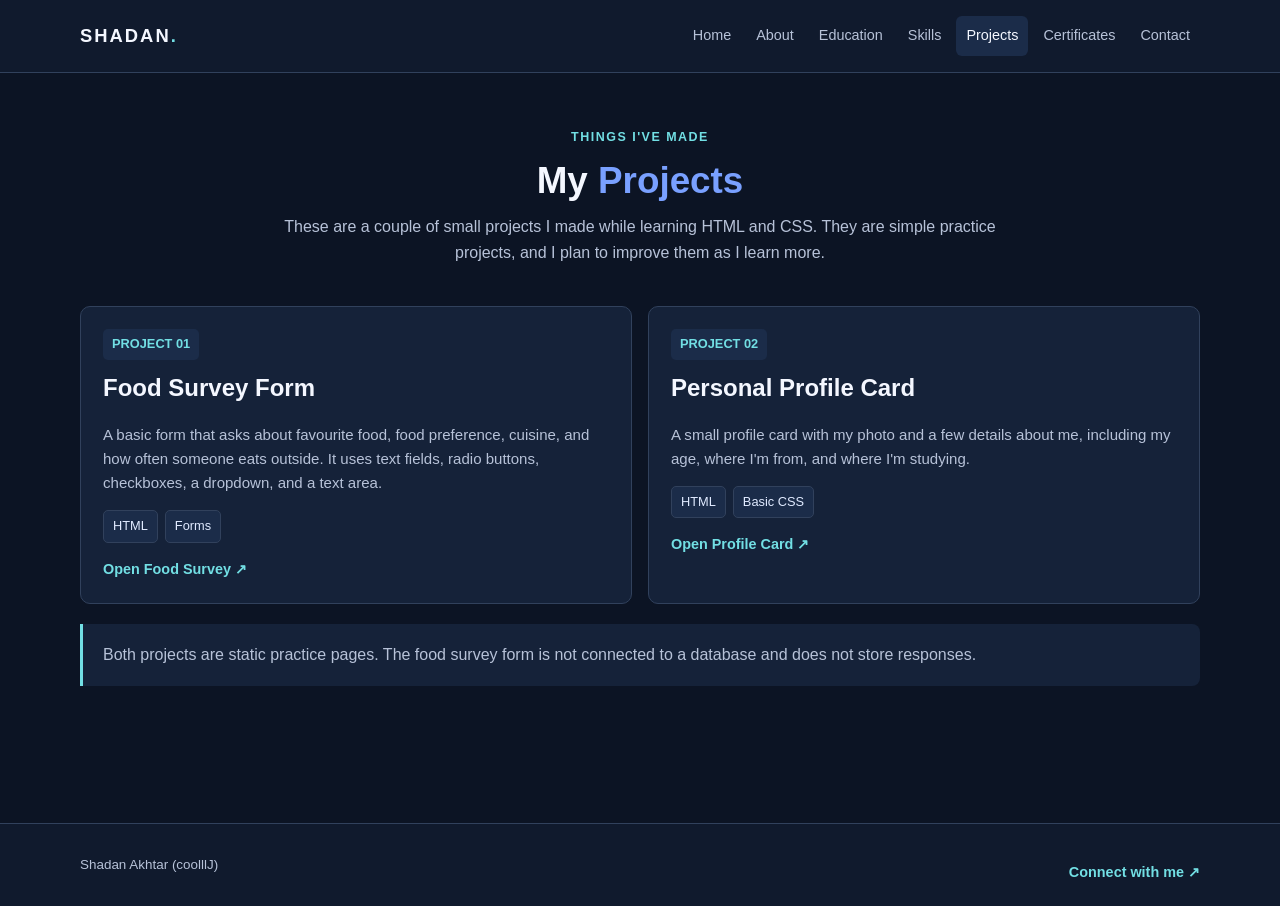
<file: projects.html>
<!DOCTYPE html>
<html lang="en">
<head>
    <meta charset="UTF-8">
    <meta name="viewport" content="width=device-width, initial-scale=1.0">
    <meta name="description" content="Small HTML and CSS projects by Shadan Akhtar.">
    <title>Projects | Shadan Akhtar</title>
    <link rel="stylesheet" href="style.css">
</head>
<body>
    <header class="site-header">
        <div class="container navbar">
            <a class="brand" href="index.html">SHADAN<span>.</span></a>
            <nav class="nav-links" aria-label="Main navigation">
                <a href="index.html">Home</a>
                <a href="about.html">About</a>
                <a href="education.html">Education</a>
                <a href="skills.html">Skills</a>
                <a class="active" href="projects.html">Projects</a>
                <a href="certificates.html">Certificates</a>
                <a href="contact.html">Contact</a>
            </nav>
        </div>
    </header>

    <main>
        <section class="container page-heading">
            <p class="eyebrow">Things I've made</p>
            <h1>My <span>Projects</span></h1>
            <p>These are a couple of small projects I made while learning HTML and CSS. They are simple practice projects, and I plan to improve them as I learn more.</p>
        </section>

        <section class="container content-section">
            <div class="project-grid">
                <article class="project-card">
                    <span class="project-number">PROJECT 01</span>
                    <h2>Food Survey Form</h2>
                    <p>A basic form that asks about favourite food, food preference, cuisine, and how often someone eats outside. It uses text fields, radio buttons, checkboxes, a dropdown, and a text area.</p>
                    <p class="skill-tags"><span>HTML</span><span>Forms</span></p>
                    <a class="text-link" href="projects/food-survey.html">Open Food Survey ↗</a>
                </article>

                <article class="project-card">
                    <span class="project-number">PROJECT 02</span>
                    <h2>Personal Profile Card</h2>
                    <p>A small profile card with my photo and a few details about me, including my age, where I'm from, and where I'm studying.</p>
                    <p class="skill-tags"><span>HTML</span><span>Basic CSS</span></p>
                    <a class="text-link" href="projects/profile-card.html">Open Profile Card ↗</a>
                </article>
            </div>

            <div class="note-card">Both projects are static practice pages. The food survey form is not connected to a database and does not store responses.</div>
        </section>
    </main>

    <footer class="site-footer">
        <div class="container footer-inner">
            <p class="footer-copy">Shadan Akhtar (coolllJ)</p>
            <a class="text-link" href="contact.html">Connect with me ↗</a>
        </div>
    </footer>
</body>
</html>
</file>
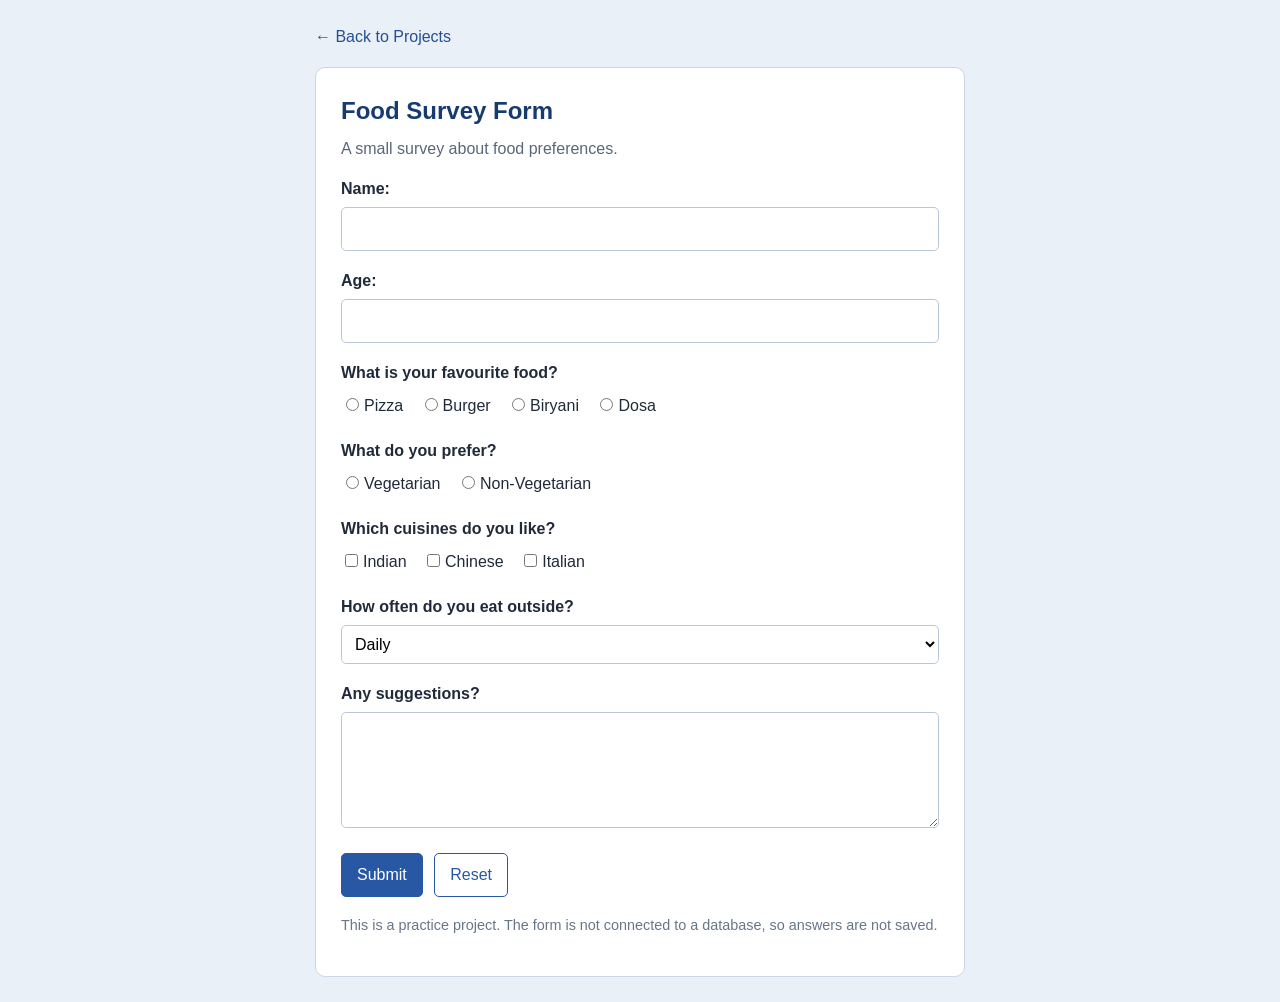
<file: projects/food-survey.html>
<!DOCTYPE html>
<html lang="en">
<head>
    <meta charset="UTF-8">
    <meta name="viewport" content="width=device-width, initial-scale=1.0">
    <title>Food Survey Form</title>
    <link rel="stylesheet" href="project-style.css">
</head>
<body>
    <main class="page">
        <a class="back-link" href="../projects.html">← Back to Projects</a>

        <section class="panel">
            <h1>Food Survey Form</h1>
            <p class="intro">A small survey about food preferences.</p>

            <form>
                <div class="form-row">
                    <label for="name">Name:</label>
                    <input type="text" id="name" name="name">
                </div>

                <div class="form-row">
                    <label for="age">Age:</label>
                    <input type="number" id="age" name="age" min="1">
                </div>

                <div class="form-row">
                    <p class="question-title">What is your favourite food?</p>
                    <div class="option-row">
                        <label><input type="radio" name="food" value="Pizza">Pizza</label>
                        <label><input type="radio" name="food" value="Burger">Burger</label>
                        <label><input type="radio" name="food" value="Biryani">Biryani</label>
                        <label><input type="radio" name="food" value="Dosa">Dosa</label>
                    </div>
                </div>

                <div class="form-row">
                    <p class="question-title">What do you prefer?</p>
                    <div class="option-row">
                        <label><input type="radio" name="preference" value="Veg">Vegetarian</label>
                        <label><input type="radio" name="preference" value="Non-Veg">Non-Vegetarian</label>
                    </div>
                </div>

                <div class="form-row">
                    <p class="question-title">Which cuisines do you like?</p>
                    <div class="option-row">
                        <label><input type="checkbox" name="cuisine" value="Indian">Indian</label>
                        <label><input type="checkbox" name="cuisine" value="Chinese">Chinese</label>
                        <label><input type="checkbox" name="cuisine" value="Italian">Italian</label>
                    </div>
                </div>

                <div class="form-row">
                    <label for="frequency">How often do you eat outside?</label>
                    <select id="frequency" name="frequency">
                        <option>Daily</option>
                        <option>Weekly</option>
                        <option>Monthly</option>
                        <option>Rarely</option>
                    </select>
                </div>

                <div class="form-row">
                    <label for="suggestions">Any suggestions?</label>
                    <textarea id="suggestions" name="suggestions" rows="4"></textarea>
                </div>

                <input type="submit" value="Submit">
                <input type="reset" value="Reset">
            </form>

            <p class="form-note">This is a practice project. The form is not connected to a database, so answers are not saved.</p>
        </section>
    </main>
</body>
</html>
</file>
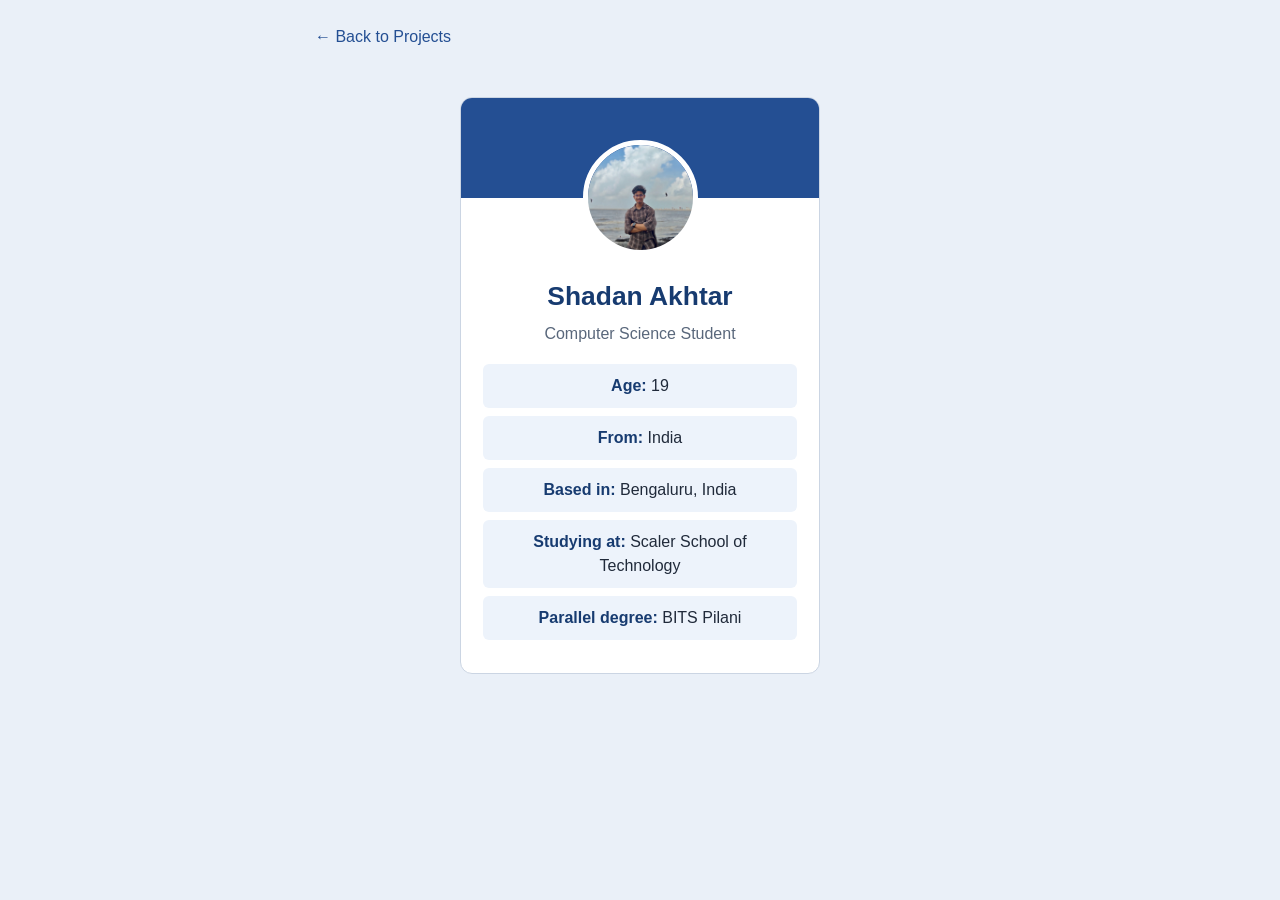
<file: projects/profile-card.html>
<!DOCTYPE html>
<html lang="en">
<head>
    <meta charset="UTF-8">
    <meta name="viewport" content="width=device-width, initial-scale=1.0">
    <title>Profile Card | Shadan Akhtar</title>
    <link rel="stylesheet" href="project-style.css">
</head>
<body>
    <main class="page">
        <a class="back-link" href="../projects.html">← Back to Projects</a>

        <section class="profile-card">
            <div class="profile-banner"></div>
            <img class="profile-photo" src="../assets/shadan.jpg" alt="Shadan Akhtar">

            <div class="profile-details">
                <h1>Shadan Akhtar</h1>
                <p class="profile-role">Computer Science Student</p>

                <p class="profile-info"><strong>Age:</strong> 19</p>
                <p class="profile-info"><strong>From:</strong> India</p>
                <p class="profile-info"><strong>Based in:</strong> Bengaluru, India</p>
                <p class="profile-info"><strong>Studying at:</strong> Scaler School of Technology</p>
                <p class="profile-info"><strong>Parallel degree:</strong> BITS Pilani</p>
            </div>
        </section>
    </main>
</body>
</html>
</file>
<file: style.css>
/* Main styles for Shadan's portfolio */

:root {
    --background: #0c1424;
    --panel: #152239;
    --panel-light: #1b2c49;
    --text: #f4f7ff;
    --muted: #b7c2d8;
    --blue: #79a0ff;
    --cyan: #72dfe4;
    --border: #31415c;
}

* {
    box-sizing: border-box;
}

body {
    margin: 0;
    font-family: Arial, Helvetica, sans-serif;
    background: var(--background);
    color: var(--text);
    line-height: 1.6;
}

a {
    color: inherit;
    text-decoration: none;
}

img {
    max-width: 100%;
}

.container {
    width: 90%;
    max-width: 1120px;
    margin: 0 auto;
}

.site-header {
    position: sticky;
    top: 0;
    z-index: 5;
    background: #101a2d;
    border-bottom: 1px solid var(--border);
}

.navbar {
    min-height: 72px;
    display: flex;
    align-items: center;
    justify-content: space-between;
    gap: 22px;
}

.brand {
    font-size: 1.15rem;
    font-weight: bold;
    letter-spacing: 2px;
    white-space: nowrap;
}

.brand span {
    color: var(--cyan);
}

.nav-links {
    display: flex;
    align-items: center;
    justify-content: flex-end;
    flex-wrap: wrap;
    gap: 5px;
}

.nav-links a {
    padding: 8px 10px;
    border-radius: 6px; 
    color: var(--muted);
    font-size: 0.9rem;
    transition: color 0.2s, background 0.2s;
}

.nav-links a:hover,
.nav-links a.active {
    color: var(--text);
    background: var(--panel-light);
}

main {
    min-height: calc(100vh - 150px);
}

h1, h2, h3, p {
    margin-top: 0;
}

h1 {
    margin-bottom: 18px;
    font-size: 3rem;
    line-height: 1.15;
}

h1 span,
.gradient-text {
    color: var(--blue);
}
h2 {
    line-height: 1.25;
}

.eyebrow {
    margin-bottom: 12px;
    color: var(--cyan);
    font-size: 0.78rem;
    font-weight: bold;
    letter-spacing: 1.5px;
    text-transform: uppercase;
}

.hero {
    padding: 62px 0 55px;
    display: grid;
    grid-template-columns: 1.2fr 0.8fr;
    align-items: center;
    gap: 55px;
}

.hero-copy > p:not(.eyebrow) {
    max-width: 620px;
    color: var(--muted);
    font-size: 1.05rem;
}

.button-row {
    display: flex;
    flex-wrap: wrap;
    gap: 12px;
    margin-top: 24px;
}

.centered-buttons {
    justify-content: center;
}

.button {
    display: inline-block;
    padding: 10px 16px;
    border: 1px solid var(--blue);
    border-radius: 7px;
    background: var(--blue);
    color: #0c1424;
    font-size: 0.92rem;
    font-weight: bold;
    transition: background 0.2s, border-color 0.2s;
}

.button:hover {
    background: #9bb7ff;
    border-color: #9bb7ff;
}

.button.secondary {
    background: transparent;
    color: var(--text);
    border-color: var(--border);
}

.button.secondary:hover {
    background: var(--panel-light);
}

.hero-photo-wrap {
    width: 100%;
    max-width: 340px;
    margin: 0 auto;
    text-align: center;
}

.hero-photo {
    display: block;
    width: 100%;
    height: 420px;
    object-fit: cover;
    object-position: center 30%;
    border: 3px solid var(--blue);
    border-radius: 16px;
}

.photo-note {
    display: inline-block;
    margin-top: 12px;
    padding: 7px 13px;
    border: 1px solid var(--border);
    border-radius: 6px;
    background: var(--panel);
    color: var(--muted);
    font-size: 0.85rem;
}

.quick-facts {
    display: grid;
    grid-template-columns: repeat(4, 1fr);
    gap: 14px;
    padding-bottom: 45px;
}

.fact-card,
.card,
.timeline-card,
.certificate-card,
.social-card,
.project-card {
    border: 1px solid var(--border);
    border-radius: 10px;
    background: var(--panel);
}

.fact-card {
    padding: 18px;
}

.fact-card:hover,
.card:hover,
.timeline-card:hover,
.certificate-card:hover,
.social-card:hover,
.project-card:hover {
    border-color: var(--blue);
}

.fact-label {
    display: block;
    margin-bottom: 5px;
    color: var(--cyan);
    font-size: 0.74rem;
    letter-spacing: 1px;
    text-transform: uppercase;
}

.fact-card strong {
    font-size: 0.98rem;
}

.section {
    padding: 20px 0 55px;
}

.section-heading {
    max-width: 650px;
    margin-bottom: 25px;
}

.section-heading h2,
.page-heading h1 {
    margin-bottom: 12px;
    font-size: 2.3rem;
}

.section-heading p,
.page-heading > p:not(.eyebrow) {
    color: var(--muted);
}

.card-grid,
.skill-grid {
    display: grid;
    grid-template-columns: repeat(3, 1fr);
    gap: 16px;
}

.card {
    padding: 22px;
    transition: border-color 0.2s;
}

.card-mark {
    display: inline-block;
    margin-bottom: 14px;
    padding: 5px 9px;
    border-radius: 5px;
    background: var(--panel-light);
    color: var(--cyan);
    font-weight: bold;
}

.card h3,
.timeline-card h3,
.certificate-card h3,
.social-card h3,
.project-card h3 {
    margin-bottom: 8px;
    font-size: 1.08rem;
}

.card p,
.timeline-card p,
.certificate-card p,
.social-card p,
.project-card p {
    margin-bottom: 0;
    color: var(--muted);
    font-size: 0.94rem;
}

.text-link {
    display: inline-block;
    margin-top: 15px;
    color: var(--cyan);
    font-size: 0.9rem;
    font-weight: bold;
}

.text-link:hover {
    text-decoration: underline;
}

.page-heading {
    max-width: 760px;
    margin: 0 auto;
    padding: 55px 0 25px;
    text-align: center;
}

.content-section {
    padding: 0 0 55px;
}

.about-layout {
    display: grid;
    grid-template-columns: 1.15fr 0.85fr;
    gap: 20px;
}

.about-copy {
    padding: 25px;
}

.about-copy p {
    color: var(--muted);
}

.about-copy p:last-child {
    margin-bottom: 0;
}

.interest-list {
    display: grid;
    gap: 12px;
}

.interest-item {
    padding: 17px 20px;
    border: 1px solid var(--border);
    border-radius: 9px;
    background: var(--panel);
}

.interest-item strong,
.interest-item span {
    display: block;
}

.interest-item strong {
    margin-bottom: 4px;
}

.interest-item span {
    color: var(--muted);
    font-size: 0.92rem;
}

.timeline {
    display: grid;
    gap: 14px;
    max-width: 850px;
    margin: 0 auto;
}

.timeline-card {
    display: grid;
    grid-template-columns: 75px 1fr;
    gap: 18px;
    padding: 22px;
}

.timeline-year {
    padding: 8px 4px;
    border-radius: 7px;
    background: var(--panel-light);
    color: var(--cyan);
    font-size: 0.82rem;
    font-weight: bold;
    text-align: center;
}

.timeline-card .date {
    margin-bottom: 8px;
    color: var(--cyan);
    font-size: 0.82rem;
}

.timeline-card ul,
.card ul {
    padding-left: 19px;
    color: var(--muted);
}

.timeline-card li,
.card li {
    margin-bottom: 5px;
}

.skill-tags {
    display: flex;
    flex-wrap: wrap;
    gap: 7px;
    margin-top: 15px;
}

.skill-tags span,
.small-tag {
    display: inline-block;
    padding: 5px 9px;
    border: 1px solid var(--border);
    border-radius: 5px;
    background: var(--panel-light);
    color: #e0eaff;
    font-size: 0.8rem;
}

.note-card {
    margin-top: 20px;
    padding: 18px 20px;
    border-left: 3px solid var(--cyan);
    border-radius: 0 8px 8px 0;
    background: var(--panel);
    color: var(--muted);
}

.certificate-grid,
.social-grid,
.project-grid {
    display: grid;
    grid-template-columns: repeat(2, 1fr);
    gap: 16px;
}

.certificate-card {
    display: flex;
    flex-direction: column;
    align-items: flex-start;
    padding: 22px;
}

.certificate-card .provider {
    margin-bottom: 10px;
    color: var(--cyan);
    font-size: 0.76rem;
    font-weight: bold;
    letter-spacing: 1px;
    text-transform: uppercase;
}

.certificate-card .text-link {
    margin-top: auto;
    padding-top: 15px;
}

.social-card {
    display: flex;
    align-items: center;
    gap: 15px;
    padding: 20px;
    transition: border-color 0.2s;
}

.social-icon {
    display: block;
    flex: 0 0 45px;
    width: 45px;
    height: 45px;
    padding: 5px;
    border: 1px solid var(--border);
    border-radius: 9px;
    background: #ffffff;
    object-fit: contain;
    object-position: center;
    transition: background 0.2s;
}

.social-card:hover .social-icon,
.footer-social a:hover .social-icon {
    background: var(--blue);
    color: #0c1424;
}


.social-card h3 {
    margin-bottom: 3px;
}

.social-card p {
    font-size: 0.83rem;
    overflow-wrap: anywhere;
}

.contact-panel {
    max-width: 780px;
    margin: 0 auto 20px;
    padding: 26px;
    text-align: center;
}

.contact-panel p {
    max-width: 570px;
    margin: 0 auto;
    color: var(--muted);
}

.project-card {
    padding: 22px;
}

.project-number {
    display: inline-block;
    margin-bottom: 13px;
    padding: 5px 9px;
    border-radius: 5px;
    background: var(--panel-light);
    color: var(--cyan);
    font-size: 0.8rem;
    font-weight: bold;
}

.site-footer {
    border-top: 1px solid var(--border);
    background: #101a2d;
}

.footer-inner {
    display: flex;
    align-items: center;
    justify-content: space-between;
    gap: 20px;
    padding: 22px 0;
}

.footer-copy {
    margin: 0;
    color: var(--muted);
    font-size: 0.84rem;
}

.footer-social {
    display: flex;
    gap: 8px;
}

.footer-social a {
    display: inline-flex;
    align-items: center;
    justify-content: center;
}

.footer-social .social-icon {
    width: 36px;
    height: 36px;
    flex-basis: 36px;
    padding: 4px;
}

@media (max-width: 950px) {
    .navbar {
        padding: 13px 0;
        align-items: flex-start;
        flex-direction: column;
        gap: 8px;
    }

    .nav-links {
        justify-content: flex-start;
    }

    .hero {
        gap: 30px;
    }

    .quick-facts {
        grid-template-columns: repeat(2, 1fr);
    }

    .card-grid,
    .skill-grid {
        grid-template-columns: repeat(2, 1fr);
    }
}

@media (max-width: 650px) {
    h1 {
        font-size: 2.3rem;
    }

    .hero {
        grid-template-columns: 1fr;
        padding-top: 42px;
    }

    .hero-copy {
        text-align: center;
    }

    .hero-copy > p:not(.eyebrow) {
        margin-left: auto;
        margin-right: auto;
    }

    .button-row {
        justify-content: center;
    }

    .hero-photo-wrap {
        max-width: 290px;
    }

    .hero-photo {
        height: 360px;
    }

    .quick-facts,
    .card-grid,
    .skill-grid,
    .certificate-grid,
    .social-grid,
    .project-grid,
    .about-layout {
        grid-template-columns: 1fr;
    }

    .page-heading {
        padding-top: 42px;
    }

    .section-heading h2,
    .page-heading h1 {
        font-size: 2rem;
    }

    .timeline-card {
        grid-template-columns: 1fr;
        gap: 10px;
    }

    .timeline-year {
        width: fit-content;
        padding: 6px 11px;
    }

    .footer-inner {
        align-items: flex-start;
        flex-direction: column;
    }
}
</file>
<file: projects/project-style.css>
/* Simple styles for the two practice projects */

* {
    box-sizing: border-box;
}

body {
    margin: 0;
    padding: 25px 0;
    font-family: Arial, Helvetica, sans-serif;
    line-height: 1.5;
    color: #202a3a;
    background: #eaf0f8;
}

.page {
    width: 90%;
    max-width: 650px;
    margin: 0 auto;
}

.back-link {
    display: inline-block;
    margin-bottom: 18px;
    color: #244f93;
    text-decoration: none;
}

.back-link:hover {
    text-decoration: underline;
}

.panel {
    padding: 25px;
    border: 1px solid #ccd6e5;
    border-radius: 10px;
    background: white;
}

h1 {
    margin-top: 0;
    margin-bottom: 8px;
    color: #173b70;
}

.intro {
    margin-top: 0;
    color: #59677b;
}

label,
.question-title {
    display: block;
    margin-bottom: 6px;
    font-weight: bold;
}

.form-row {
    margin-bottom: 18px;
}

input[type="text"],
input[type="number"],
select,
textarea {
    width: 100%;
    padding: 9px;
    border: 1px solid #b9c6d8;
    border-radius: 5px;
    background: #fff;
    font: inherit;
}

textarea {
    resize: vertical;
}

.option-row label {
    display: inline-block;
    margin: 3px 12px 3px 0;
    font-weight: normal;
}

input[type="radio"],
input[type="checkbox"] {
    margin-right: 5px;
}

button,
input[type="submit"],
input[type="reset"] {
    padding: 9px 15px;
    border: 1px solid #2857a4;
    border-radius: 5px;
    background: #2857a4;
    color: white;
    font: inherit;
    cursor: pointer;
}

input[type="reset"] {
    margin-left: 7px;
    background: white;
    color: #2857a4;
}

.form-note {
    margin-top: 18px;
    color: #68768a;
    font-size: 0.9rem;
}

.profile-card {
    max-width: 360px;
    margin: 30px auto 0;
    overflow: hidden;
    border: 1px solid #cbd5e3;
    border-radius: 12px;
    background: white;
    text-align: center;
}

.profile-banner {
    height: 100px;
    background: #244f93;
}

.profile-photo {
    width: 115px;
    height: 115px;
    margin-top: -58px;
    border: 5px solid white;
    border-radius: 50%;
    object-fit: cover;
    object-position: center 25%;
}

.profile-details {
    padding: 10px 22px 25px;
}

.profile-details h1 {
    margin: 5px 0;
    font-size: 1.65rem;
}

.profile-role {
    margin: 0 0 18px;
    color: #59677b;
}

.profile-info {
    margin: 8px 0;
    padding: 10px;
    border-radius: 6px;
    background: #edf3fb;
}

.profile-info strong {
    color: #173b70;
}

@media (max-width: 480px) {
    .panel {
        padding: 18px;
    }
}
</file>
